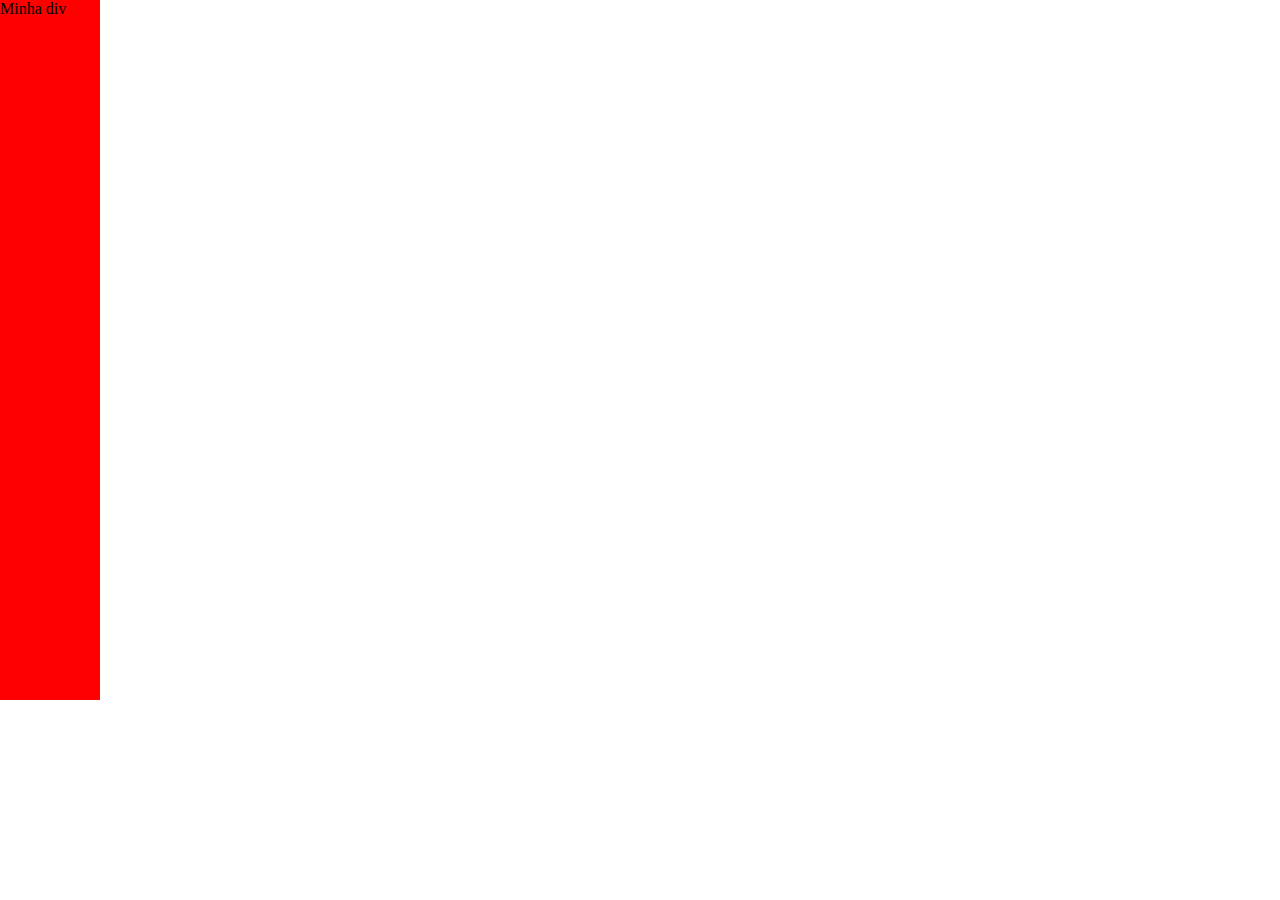
<file: index.html>
<!DOCTYPE html>
<html lang="pt-br">
<head>
    <meta charset="UTF-8">
    <meta name="viewport" content="width=device-width, initial-scale=1.0">
    <title>CALC</title>
    <link rel="stylesheet" href="./styles.css">
</head>
<body>
    <div class="container">
        Minha div
    </div>
</body>
</html>
</file>
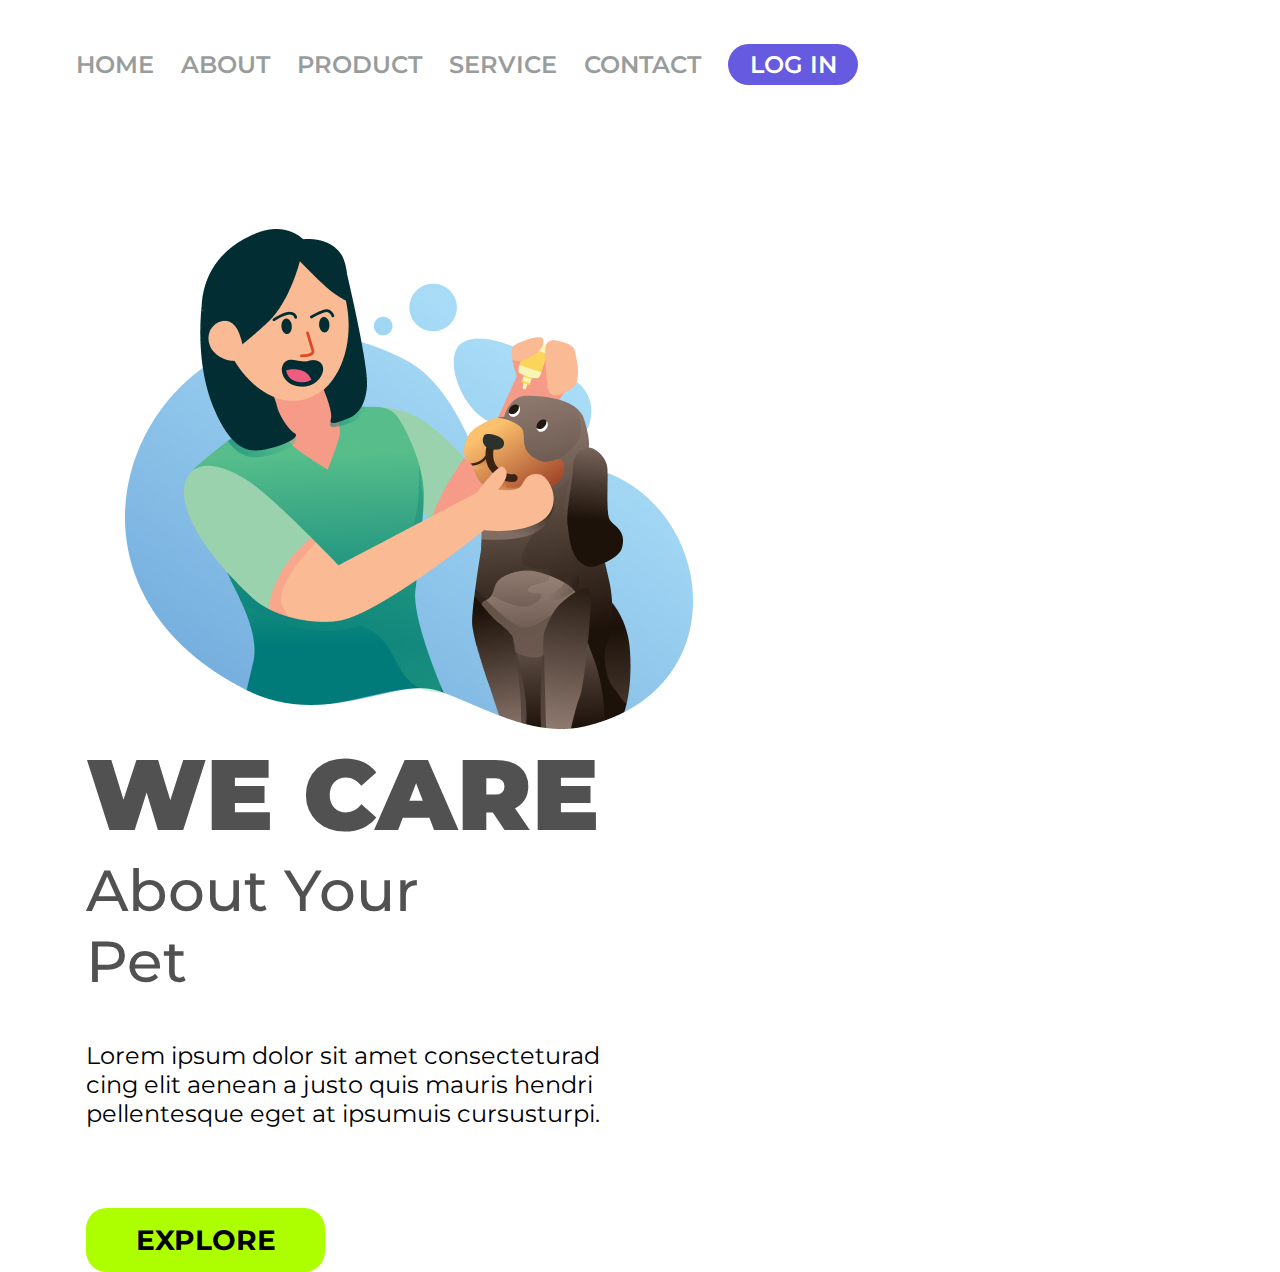
<file: Indexpro3.html>
<!DOCTYPE html>
<html lang="pt-br">

<head>
    <meta charset="UTF-8">
    <meta name="viewport" content="width=device-width, initial-scale=1.0">
    <link rel="stylesheet" href="stylespro3.css">
    <link rel="preconnect" href="https://fonts.googleapis.com">
    <link rel="preconnect" href="https://fonts.gstatic.com" crossorigin>
    <link href="https://fonts.googleapis.com/css2?family=Montserrat:wght@400;500;600;700;900&display=swap"
        rel="stylesheet">
    <title>WE CARE</title>
</head>

<body>
    <main class="principal">
        <header>
            <a class="link-header">HOME</a>
            <a class="link-header">ABOUT</a>
            <a class="link-header">PRODUCT</a>
            <a class="link-header">SERVICE</a>
            <a class="link-header">CONTACT</a>
            <button class="button-header">LOG IN</button>
        </header>

        <section class="image">
            <img src="Illustration 2 (1).png" alt="logo-image" >
        </section>
        <section class="text">
            <h1>WE CARE</h1>
            <h2>About Your Pet</h2>
            <p>Lorem ipsum dolor sit amet consecteturad
                cing elit aenean a justo quis mauris hendri
                pellentesque eget at ipsumuis cursusturpi.</p>
            <button class="button-section">EXPLORE</button>
        </section>
    </main>
</body>

</html>
</file>
<file: styles.css>
* {
    margin: 0;
    padding: 0;
    box-sizing: border-box;
}

.container {
    height: calc(100vh - 200px);
    width: 100px;
    background: red;
}
</file>
<file: stylespro3.css>
* {
    margin: 0;
    padding: 0;
    box-sizing: border-box;
    font-family: 'Montserrat', sans-serif;
}

.principal {
    width: 100vw;
    height: 100vh;
}

.image {
    display: inline-block;
}

.text {
    display: inline-block;
}

header {
    margin: 44px 0 0 76px;
}

.link-header {
    font-size: 24px;
    font-weight: 600;
    line-height: 29px;
    color: #989D9C;
    margin-right: 23px;
    cursor: pointer;
}

.button-header {
    font-size: 24px;
    font-weight: 600;
    line-height: 29px;
    color: #FFFFFF;
    background: #665AE1;
    width: 130px;
    height: 41px;
    border-radius: 20.5px;
    cursor: pointer;
    border: none;
}

.button-header:hover {
    opacity: 0.8;
}

.button-header:active {
    opacity: 0.2;
}

.link-header:hover {
    opacity: 0.8;
}

.image {
    margin: 144px 0 0 125px;

}

h1 {
    font-size: 100px;
    font-weight: 900;
    line-height: 122px;
    color: #515151;
    width: 513px;
}

h2 {
    font-size: 58px;
    font-weight: 500;
    line-height: 71px;
    width: 448px;
    color: #515151;

}

p {
    font-size: 24px;
    font-weight: 400;
    line-height: 29px;
    width: 515px;
    margin: 44px 0 80px 0;

}

.button-section {
    font-size: 28px;
    font-weight: 700;
    line-height: 34px;
    width: 147px;
    color: #000000;
    width: 239px;
    height: 64px;
    border-radius: 20.5px;
    background: #ADFF00;
    border: none;
    cursor: pointer;

}

.text {
    margin-left: 86px;

}

.button-section:hover {
    opacity: 0.7;
}

.button-section:active {
    opacity: 0.2;
}

@media screen and (max-width: 900px) {
    header {
        display: none;
    }

    .image {
        display: flex;
        align-items: center;
        flex-direction: column;
        
    }

    h1 {
        font-size: 50px;
        font-weight: 900;
        line-height: 61px;
        width: 263px;
        height: 52px;
        margin-top: 24px;

    }

    h2 {
        font-size: 30px;
        font-weight: 500;
        line-height: 37px;
        width: 232px;
        height: 37px;

    }

    p {
        display: none;
    }

    .text {
        text-align: center;
        align-items: center;
        display: flex;
        flex-direction: column;
        justify-content: center;
        margin-top: 10%;
    }

}
</file>
